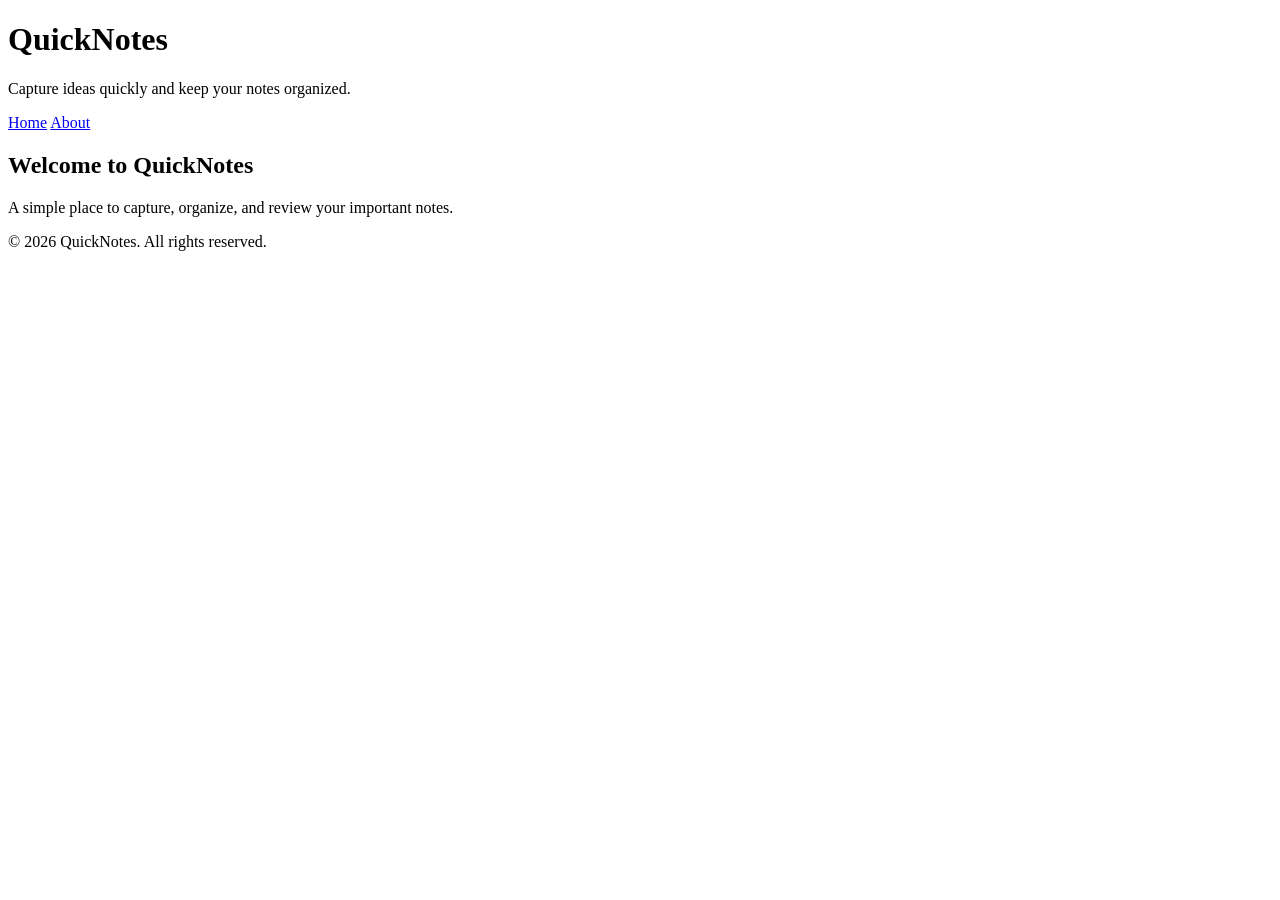
<file: day1/index.html>
<!DOCTYPE html>
<html lang="en">
<head>
  <meta charset="UTF-8">
  <meta name="viewport" content="width=device-width, initial-scale=1.0">
  <title>QuickNotes</title>
</head>
<body>
  <header>
    <h1>QuickNotes</h1>
    <p>Capture ideas quickly and keep your notes organized.</p>
    <nav aria-label="Main navigation">
      <a href="index.html">Home</a>
      <a href="about.html">About</a>
    </nav>
  </header>

  <main>
    <h2>Welcome to QuickNotes</h2>
    <p>A simple place to capture, organize, and review your important notes.</p>
  </main>

  <footer>
    <p>&copy; 2026 QuickNotes. All rights reserved.</p>
  </footer>
</body>
</html>
</file>
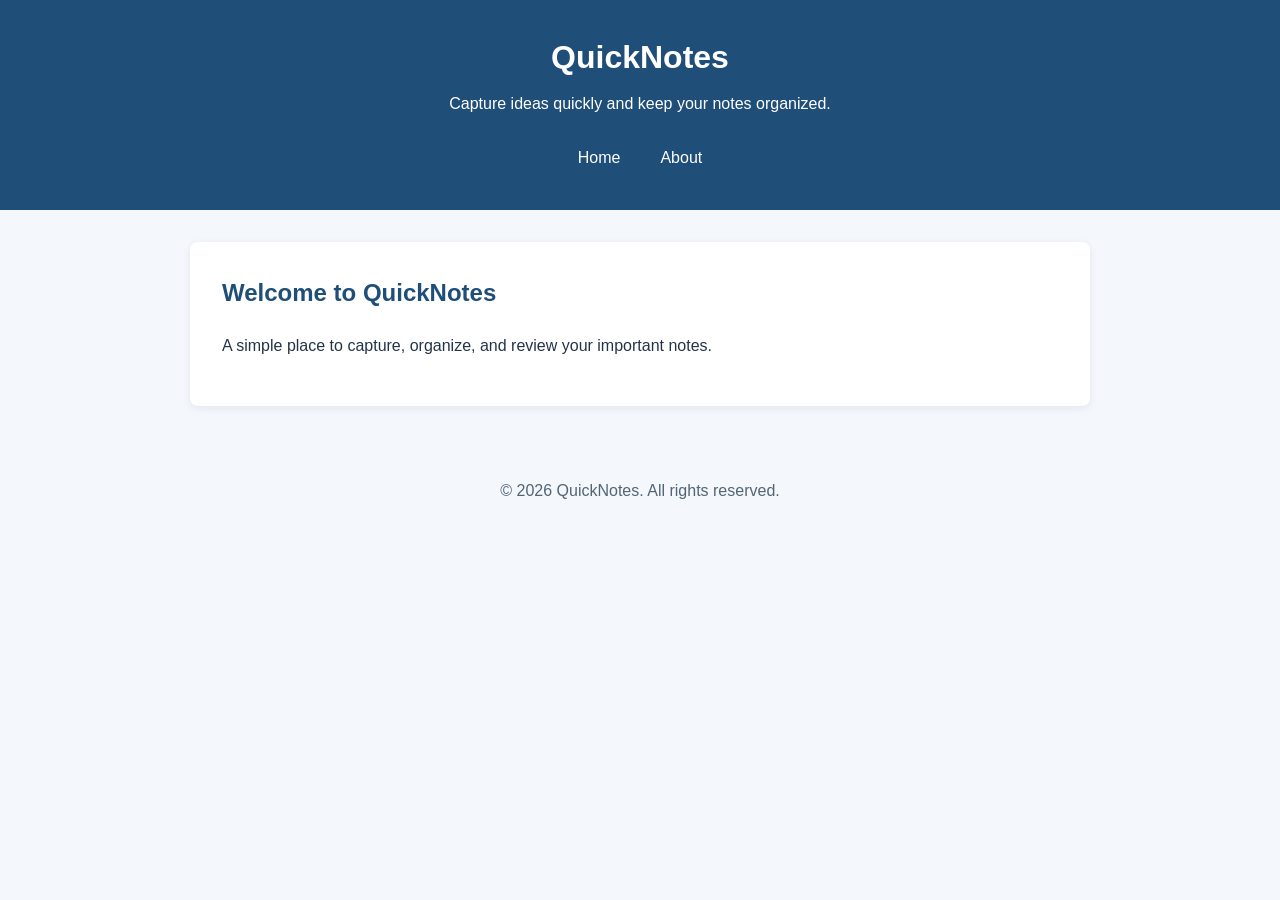
<file: day2/index.html>
<!DOCTYPE html>
<html lang="en">
<head>
  <meta charset="UTF-8">
  <meta name="viewport" content="width=device-width, initial-scale=1.0">
  <title>QuickNotes</title>
  <link rel="stylesheet" href="style.css">
</head>
<body>
  <header>
    <h1>QuickNotes</h1>
    <p>Capture ideas quickly and keep your notes organized.</p>
    <nav aria-label="Main navigation">
      <a href="index.html">Home</a>
      <a href="about.html">About</a>
    </nav>
  </header>

  <main>
    <h2>Welcome to QuickNotes</h2>
    <p>A simple place to capture, organize, and review your important notes.</p>
  </main>

  <footer>
    <p>&copy; 2026 QuickNotes. All rights reserved.</p>
  </footer>
</body>
</html>
</file>
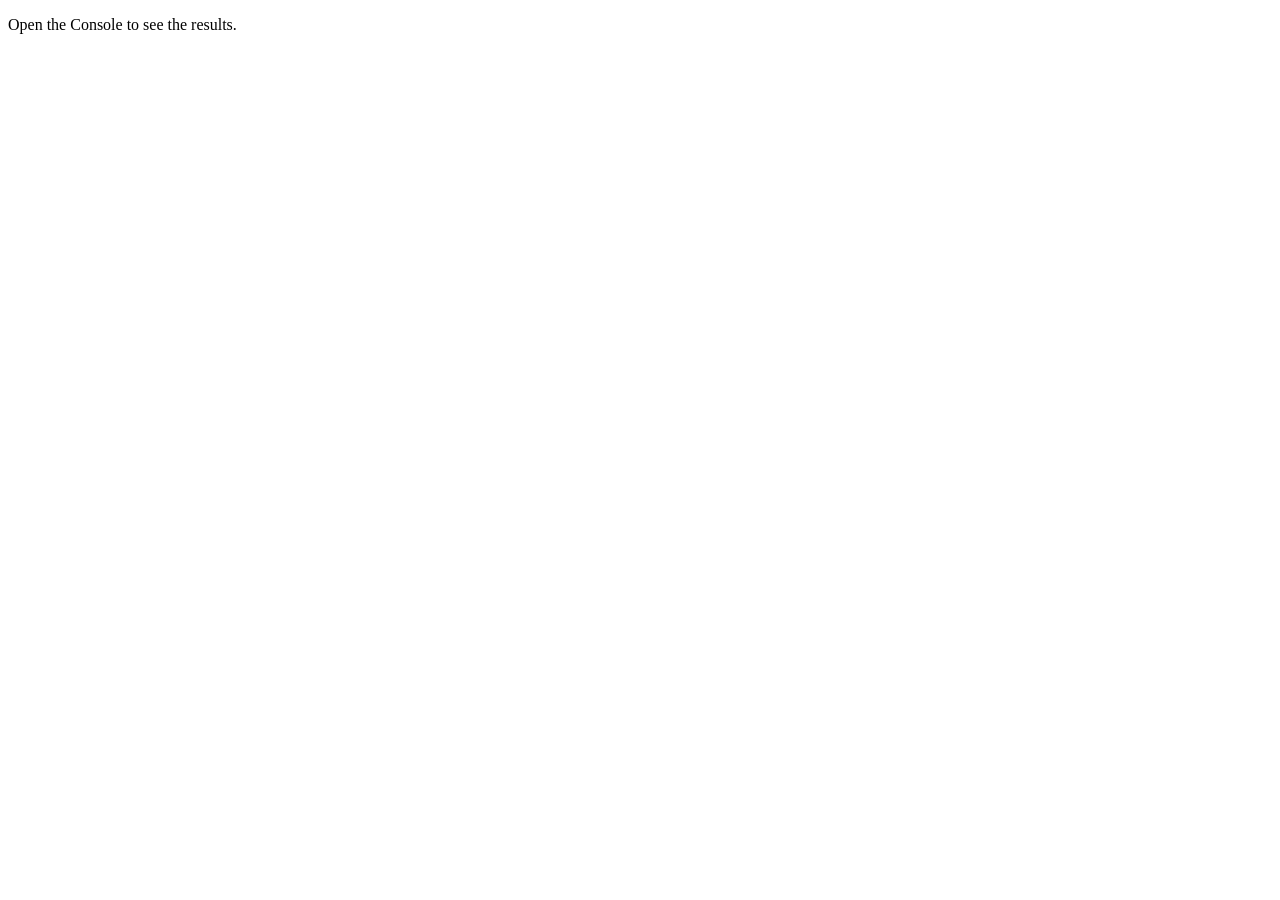
<file: day3/index.html>
<!DOCTYPE html>
<html lang="en">
<head>
  <meta charset="UTF-8">
  <meta name="viewport" content="width=device-width, initial-scale=1.0">
  <title>Notes Toolkit</title>
  <script src="script.js" defer></script>
</head>
<body>
  <p>Open the Console to see the results.</p>
</body>
</html>
</file>
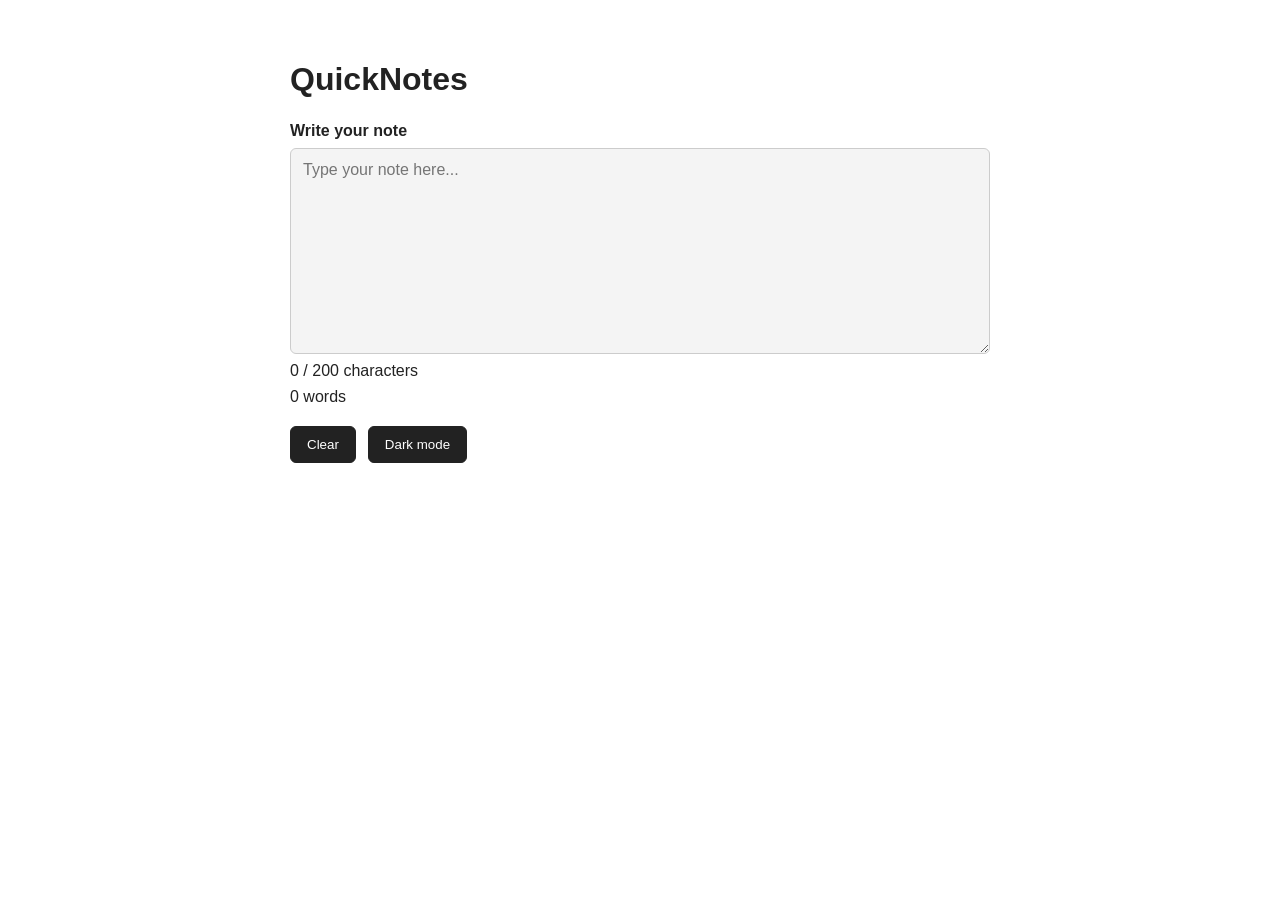
<file: day4/index.html>
<!DOCTYPE html>
<html lang="en">
<head>
  <meta charset="UTF-8">
  <meta name="viewport" content="width=device-width, initial-scale=1.0">
  <title>QuickNotes Day 4</title>
  <link rel="stylesheet" href="style.css">
  <script src="script.js" defer></script>
</head>
<body>
  <main>
    <h1>QuickNotes</h1>
    <label for="note-text">Write your note</label>
    <textarea id="note-text" rows="10" placeholder="Type your note here..."></textarea>
    <p id="char-count">0 / 200 characters</p>
    <p id="word-count">0 words</p>
    <div class="actions">
      <button id="clear-btn" type="button">Clear</button>
      <button id="theme-toggle" type="button">Dark mode</button>
    </div>
  </main>
</body>
</html>
</file>
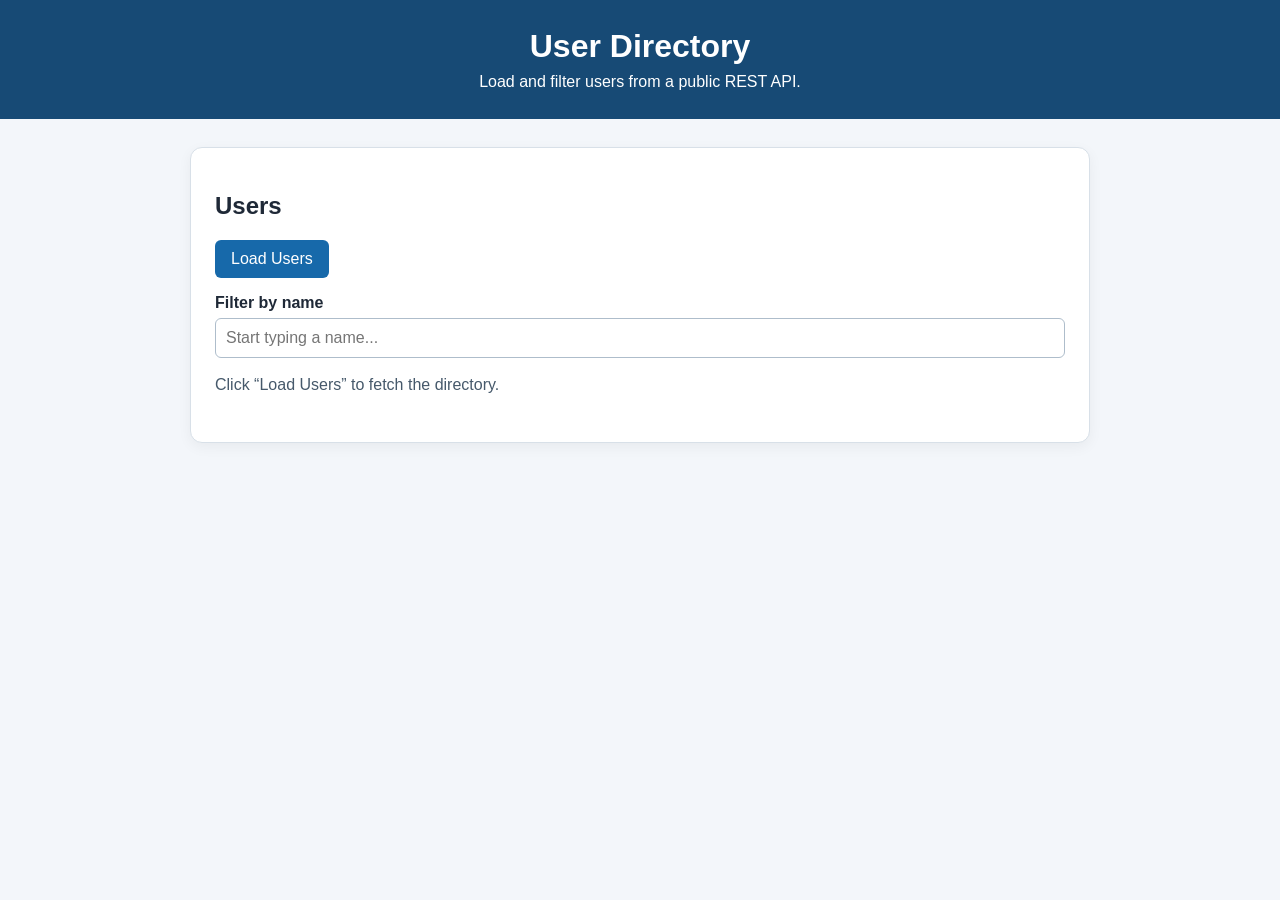
<file: day5/index.html>
<!DOCTYPE html>
<html lang="en">
<head>
  <meta charset="UTF-8">
  <meta name="viewport" content="width=device-width, initial-scale=1.0">
  <title>User Directory</title>
  <link rel="stylesheet" href="style.css">
  <script src="users.js" defer></script>
</head>
<body>
  <header>
    <h1>User Directory</h1>
    <p>Load and filter users from a public REST API.</p>
  </header>
  <main>
    <section aria-labelledby="users-heading">
      <h2 id="users-heading">Users</h2>
      <button id="load-users" type="button">Load Users</button>
      <label for="filter-input">Filter by name</label>
      <input id="filter-input" type="search" placeholder="Start typing a name..." autocomplete="off">
      <p id="status" role="status" aria-live="polite">Click “Load Users” to fetch the directory.</p>
      <ul id="users-list" aria-label="Users list"></ul>
    </section>
  </main>
</body>
</html>
</file>
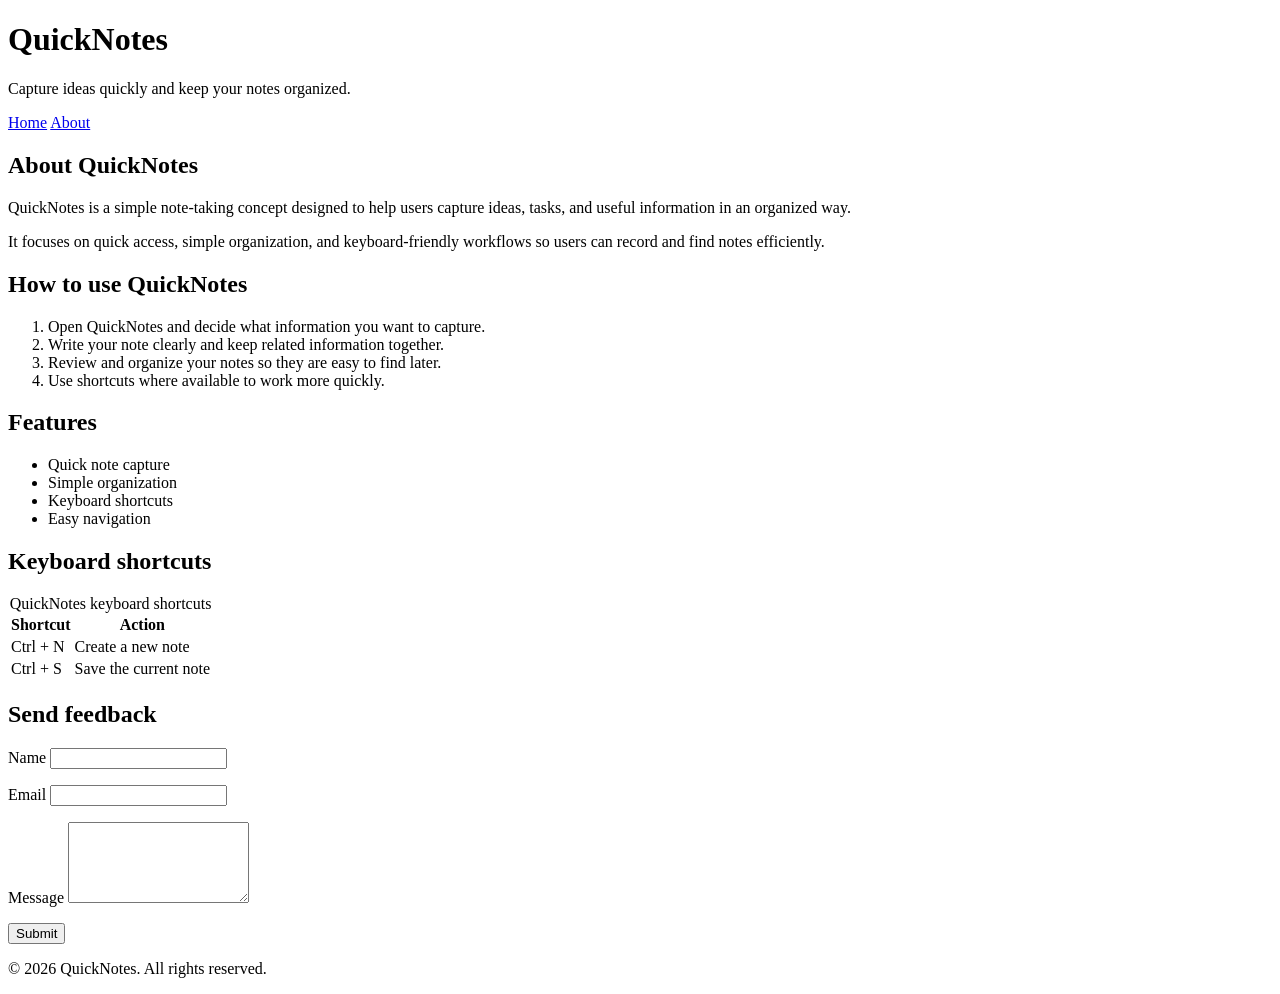
<file: day1/about.html>
<!DOCTYPE html>
<html lang="en">
<head>
  <meta charset="UTF-8">
  <meta name="viewport" content="width=device-width, initial-scale=1.0">
  <title>About QuickNotes</title>
</head>
<body>
  <header>
    <h1>QuickNotes</h1>
    <p>Capture ideas quickly and keep your notes organized.</p>
    <nav aria-label="Main navigation">
      <a href="index.html">Home</a>
      <a href="about.html">About</a>
    </nav>
  </header>

  <main>
    <h2>About QuickNotes</h2>
    <p>QuickNotes is a simple note-taking concept designed to help users capture ideas, tasks, and useful information in an organized way.</p>
    <p>It focuses on quick access, simple organization, and keyboard-friendly workflows so users can record and find notes efficiently.</p>

    <section>
      <h2>How to use QuickNotes</h2>
      <ol>
        <li>Open QuickNotes and decide what information you want to capture.</li>
        <li>Write your note clearly and keep related information together.</li>
        <li>Review and organize your notes so they are easy to find later.</li>
        <li>Use shortcuts where available to work more quickly.</li>
      </ol>
    </section>

    <section>
      <h2>Features</h2>
      <ul>
        <li>Quick note capture</li>
        <li>Simple organization</li>
        <li>Keyboard shortcuts</li>
        <li>Easy navigation</li>
      </ul>
    </section>

    <section>
      <h2>Keyboard shortcuts</h2>
      <table>
        <caption>QuickNotes keyboard shortcuts</caption>
        <thead>
          <tr>
            <th scope="col">Shortcut</th>
            <th scope="col">Action</th>
          </tr>
        </thead>
        <tbody>
          <tr>
            <td>Ctrl + N</td>
            <td>Create a new note</td>
          </tr>
          <tr>
            <td>Ctrl + S</td>
            <td>Save the current note</td>
          </tr>
        </tbody>
      </table>
    </section>

    <section>
      <h2>Send feedback</h2>
      <form action="#" method="post">
        <p>
          <label for="name">Name</label>
          <input type="text" id="name" name="name" required>
        </p>

        <p>
          <label for="email">Email</label>
          <input type="email" id="email" name="email" required>
        </p>

        <p>
          <label for="message">Message</label>
          <textarea id="message" name="message" rows="5" required></textarea>
        </p>

        <button type="submit">Submit</button>
      </form>
    </section>
  </main>

  <footer>
    <p>&copy; 2026 QuickNotes. All rights reserved.</p>
  </footer>
</body>
</html>
</file>
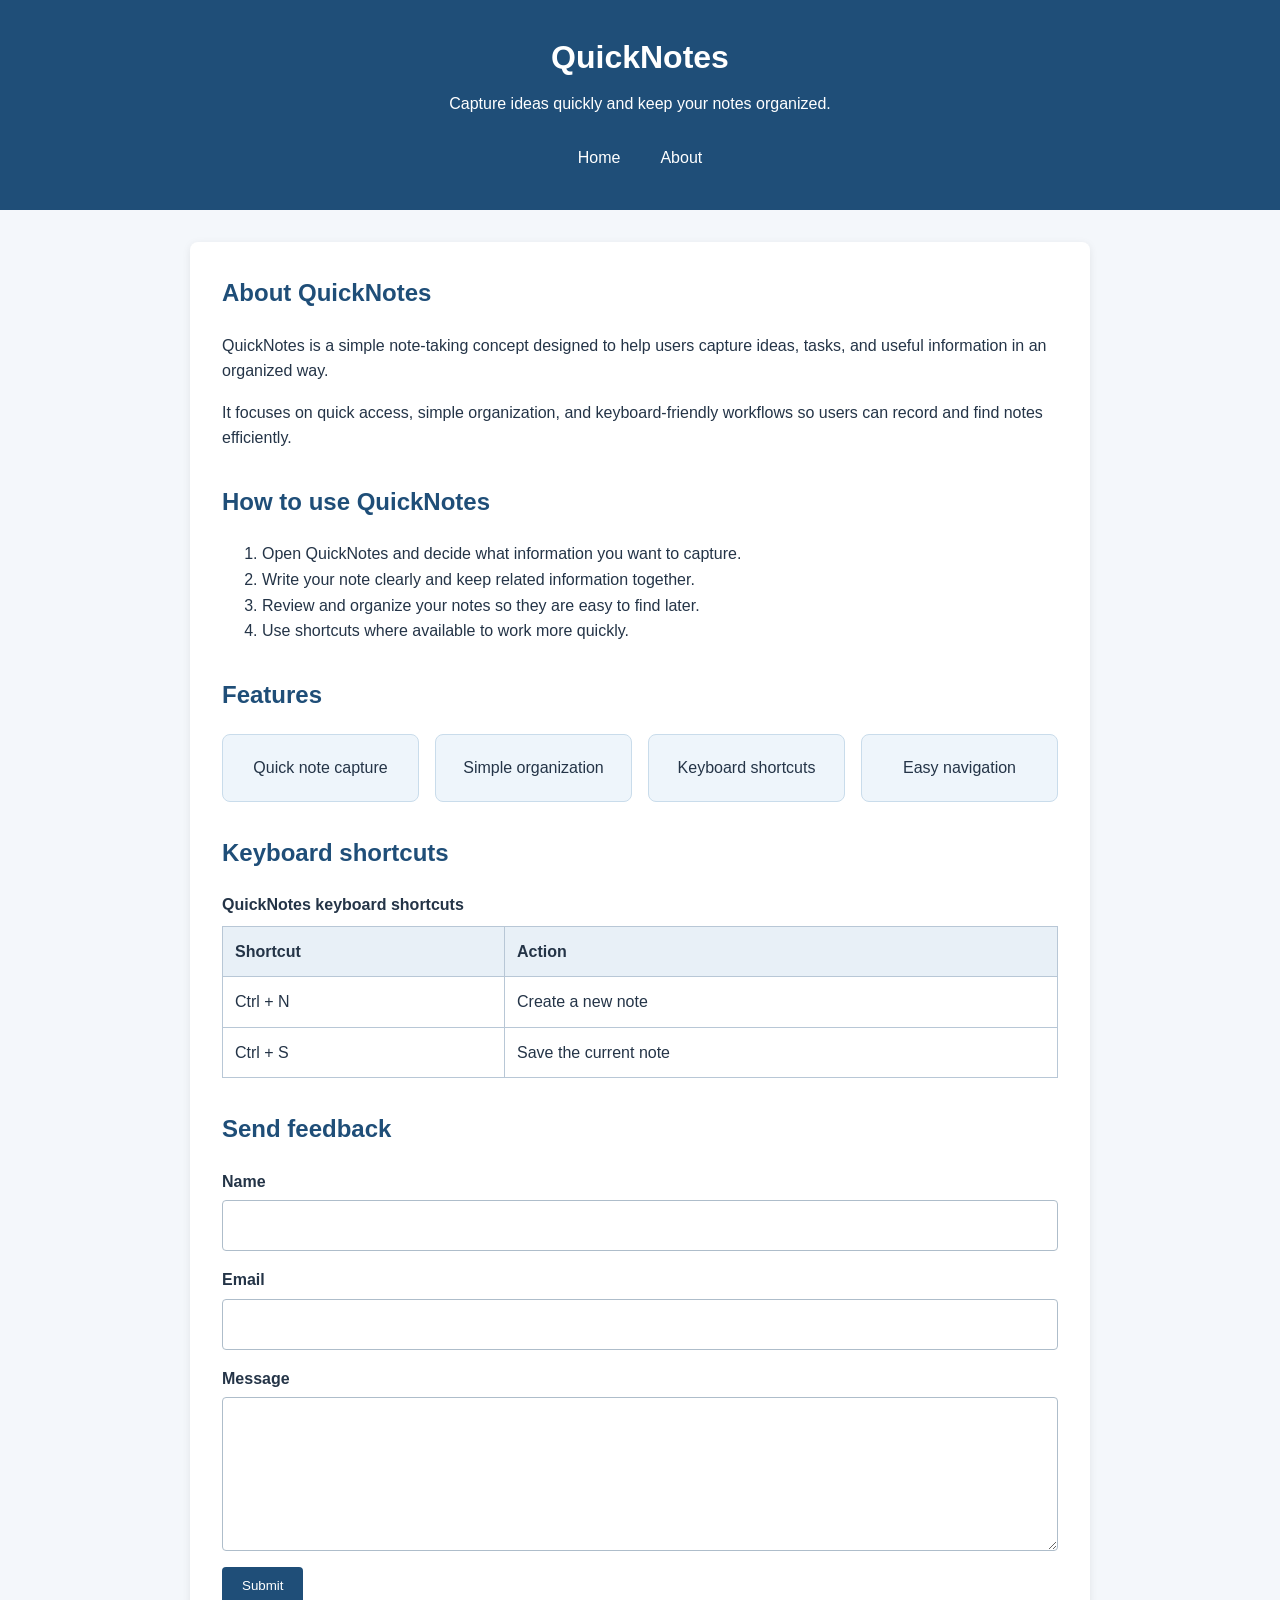
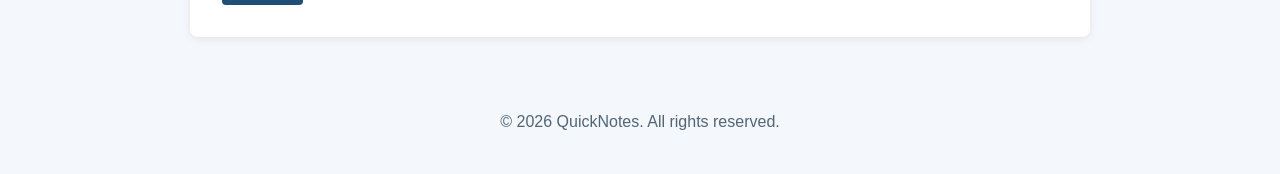
<file: day2/about.html>
<!DOCTYPE html>
<html lang="en">
<head>
  <meta charset="UTF-8">
  <meta name="viewport" content="width=device-width, initial-scale=1.0">
  <title>About QuickNotes</title>
  <link rel="stylesheet" href="style.css">
</head>
<body>
  <header>
    <h1>QuickNotes</h1>
    <p>Capture ideas quickly and keep your notes organized.</p>
    <nav aria-label="Main navigation">
      <a href="index.html">Home</a>
      <a href="about.html">About</a>
    </nav>
  </header>

  <main>
    <h2>About QuickNotes</h2>
    <p>QuickNotes is a simple note-taking concept designed to help users capture ideas, tasks, and useful information in an organized way.</p>
    <p>It focuses on quick access, simple organization, and keyboard-friendly workflows so users can record and find notes efficiently.</p>

    <section>
      <h2>How to use QuickNotes</h2>
      <ol>
        <li>Open QuickNotes and decide what information you want to capture.</li>
        <li>Write your note clearly and keep related information together.</li>
        <li>Review and organize your notes so they are easy to find later.</li>
        <li>Use shortcuts where available to work more quickly.</li>
      </ol>
    </section>

    <section>
      <h2>Features</h2>
      <ul class="features">
        <li>Quick note capture</li>
        <li>Simple organization</li>
        <li>Keyboard shortcuts</li>
        <li>Easy navigation</li>
      </ul>
    </section>

    <section>
      <h2>Keyboard shortcuts</h2>
      <table>
        <caption>QuickNotes keyboard shortcuts</caption>
        <thead>
          <tr>
            <th scope="col">Shortcut</th>
            <th scope="col">Action</th>
          </tr>
        </thead>
        <tbody>
          <tr>
            <td>Ctrl + N</td>
            <td>Create a new note</td>
          </tr>
          <tr>
            <td>Ctrl + S</td>
            <td>Save the current note</td>
          </tr>
        </tbody>
      </table>
    </section>

    <section>
      <h2>Send feedback</h2>
      <form action="#" method="post">
        <p>
          <label for="name">Name</label>
          <input type="text" id="name" name="name" required>
        </p>

        <p>
          <label for="email">Email</label>
          <input type="email" id="email" name="email" required>
        </p>

        <p>
          <label for="message">Message</label>
          <textarea id="message" name="message" rows="5" required></textarea>
        </p>

        <button type="submit">Submit</button>
      </form>
    </section>
  </main>

  <footer>
    <p>&copy; 2026 QuickNotes. All rights reserved.</p>
  </footer>
</body>
</html>
</file>
<file: day2/style.css>
/* QuickNotes Day 2 shared stylesheet */

/* Box-sizing reset */
*,
*::before,
*::after {
  box-sizing: border-box;
}

/* Base page styles */
html {
  font-size: 16px;
}

body {
  margin: 0;
  font-family: Arial, Helvetica, sans-serif;
  line-height: 1.6;
  color: #243447;
  background: #f4f7fb;
}

/* Header */
header {
  padding: 2rem 1rem;
  text-align: center;
  color: white;
  background: #1f4e78;
}

header h1 {
  margin: 0 0 0.5rem;
  font-size: 2rem;
}

header p {
  margin: 0 0 1.25rem;
}

/* Navigation: Flexbox row, centered, 16px gap */
nav {
  display: flex;
  flex-direction: row;
  justify-content: center;
  align-items: center;
  gap: 16px;
}

nav a {
  padding: 0.5rem 0.75rem;
  color: white;
  text-decoration: none;
  border-radius: 4px;
}

nav a:hover,
nav a:focus {
  background: #163a5a;
  text-decoration: underline;
}

/* Main content */
main {
  width: 90%;
  max-width: 900px;
  margin: 2rem auto;
  padding: 2rem;
  background: white;
  border-radius: 8px;
  box-shadow: 0 2px 8px rgba(0, 0, 0, 0.08);
}

main h2 {
  margin-top: 0;
  color: #1f4e78;
}

section {
  margin-top: 2rem;
}

/* Features: responsive CSS Grid cards */
.features {
  display: grid;
  grid-template-columns: repeat(auto-fit, minmax(180px, 1fr));
  gap: 16px;
  padding: 0;
  list-style: none;
}

.features li {
  padding: 1.25rem;
  background: #eef5fb;
  border: 1px solid #c9dceb;
  border-radius: 8px;
  text-align: center;
}

/* Keyboard shortcuts table */
table {
  width: 100%;
  border-collapse: collapse;
  margin-top: 1rem;
}

table th,
table td {
  padding: 0.75rem;
  border: 1px solid #b8c7d6;
  text-align: left;
}

table th {
  background: #e8f0f7;
}

caption {
  margin-bottom: 0.5rem;
  font-weight: bold;
  text-align: left;
}

/* Feedback form */
form {
  display: flex;
  flex-direction: column;
  gap: 1rem;
}

form p {
  display: flex;
  flex-direction: column;
  margin: 0;
}

form label {
  margin-bottom: 0.35rem;
  font-weight: bold;
}

form input,
form textarea {
  width: 100%;
  padding: 0.75rem;
  font: inherit;
  border: 1px solid #aebdca;
  border-radius: 4px;
}

form input:focus,
form textarea:focus {
  outline: 2px solid #6ca6d8;
  outline-offset: 1px;
}

button {
  width: fit-content;
  padding: 0.7rem 1.25rem;
  color: white;
  background: #1f4e78;
  border: 0;
  border-radius: 4px;
  cursor: pointer;
  transition: background-color 0.2s ease, transform 0.2s ease;
}

button:hover,
button:focus {
  background: #163a5a;
  transform: translateY(-1px);
}

/* Footer */
footer {
  padding: 1.5rem 1rem;
  text-align: center;
  color: #526575;
}

/* Responsive layout for small screens */
@media (max-width: 600px) {
  header {
    padding: 1.5rem 0.75rem;
  }

  header h1 {
    font-size: 1.6rem;
  }

  main {
    width: 94%;
    margin: 1rem auto;
    padding: 1.25rem;
  }

  nav {
    flex-wrap: wrap;
  }

  .features {
    grid-template-columns: 1fr;
  }

  table {
    font-size: 0.9rem;
  }
}
</file>
<file: day4/style.css>
:root {
  --bg-color: #ffffff;
  --text-color: #222222;
  --surface-color: #f4f4f4;
  --border-color: #cccccc;
  --button-bg: #222222;
  --button-text: #ffffff;
  --accent-color: #2563eb;
}

body.dark {
  --bg-color: #121212;
  --text-color: #f5f5f5;
  --surface-color: #1f1f1f;
  --border-color: #555555;
  --button-bg: #f5f5f5;
  --button-text: #121212;
  --accent-color: #60a5fa;
}

* { box-sizing: border-box; }

body {
  margin: 0;
  min-height: 100vh;
  padding: 40px 20px;
  background: var(--bg-color);
  color: var(--text-color);
  font-family: Arial, sans-serif;
  transition: background-color 0.2s ease, color 0.2s ease;
}

main {
  width: 100%;
  max-width: 700px;
  margin: 0 auto;
}

h1 { margin-bottom: 24px; }

label {
  display: block;
  margin-bottom: 8px;
  font-weight: bold;
}

textarea {
  display: block;
  width: 100%;
  padding: 12px;
  border: 1px solid var(--border-color);
  border-radius: 6px;
  background: var(--surface-color);
  color: var(--text-color);
  font: inherit;
  resize: vertical;
}

textarea:focus {
  outline: 2px solid var(--accent-color);
  outline-offset: 2px;
}

p { margin: 8px 0; }

.warning { color: orange; }

.over {
  color: red;
  font-weight: bold;
}

.actions {
  display: flex;
  gap: 12px;
  margin-top: 20px;
}

button {
  padding: 10px 16px;
  border: 1px solid var(--button-bg);
  border-radius: 6px;
  background: var(--button-bg);
  color: var(--button-text);
  cursor: pointer;
  transition: opacity 0.2s ease, transform 0.2s ease;
}

button:hover {
  opacity: 0.8;
  transform: translateY(-1px);
}

@media (max-width: 600px) {
  body { padding: 24px 14px; }
  .actions { flex-direction: column; }
  button { width: 100%; }
}
</file>
<file: day5/style.css>
:root {
  font-family: Arial, sans-serif;
  color: #1f2937;
  background: #f3f6fa;
}
* { box-sizing: border-box; }
body { margin: 0; }
header {
  padding: 28px 20px;
  text-align: center;
  color: white;
  background: #174a75;
}
header h1 { margin: 0 0 8px; }
header p { margin: 0; }
main { width: min(900px, calc(100% - 32px)); margin: 28px auto; }
section {
  padding: 24px;
  background: white;
  border: 1px solid #d8e0e8;
  border-radius: 12px;
  box-shadow: 0 4px 14px rgb(0 0 0 / 5%);
}
button, input { font: inherit; }
button {
  padding: 10px 16px;
  margin-bottom: 16px;
  color: white;
  background: #1769aa;
  border: 0;
  border-radius: 6px;
  cursor: pointer;
}
button:hover { background: #104b7c; }
button:disabled { opacity: 0.6; cursor: wait; }
label { display: block; margin-bottom: 6px; font-weight: bold; }
input {
  width: 100%;
  padding: 10px;
  border: 1px solid #aebdcb;
  border-radius: 6px;
}
#status { min-height: 1.5em; margin: 18px 0; color: #46596b; }
#users-list {
  display: grid;
  grid-template-columns: repeat(auto-fit, minmax(230px, 1fr));
  gap: 14px;
  margin: 0;
  padding: 0;
  list-style: none;
}
.user-card {
  padding: 16px;
  border: 1px solid #d8e0e8;
  border-left: 4px solid #1769aa;
  border-radius: 8px;
  overflow-wrap: anywhere;
}
.user-card h3 { margin-top: 0; }
.user-card p { margin-bottom: 6px; }
@media (max-width: 600px) {
  section { padding: 16px; }
  #users-list { grid-template-columns: 1fr; }
}
</file>
